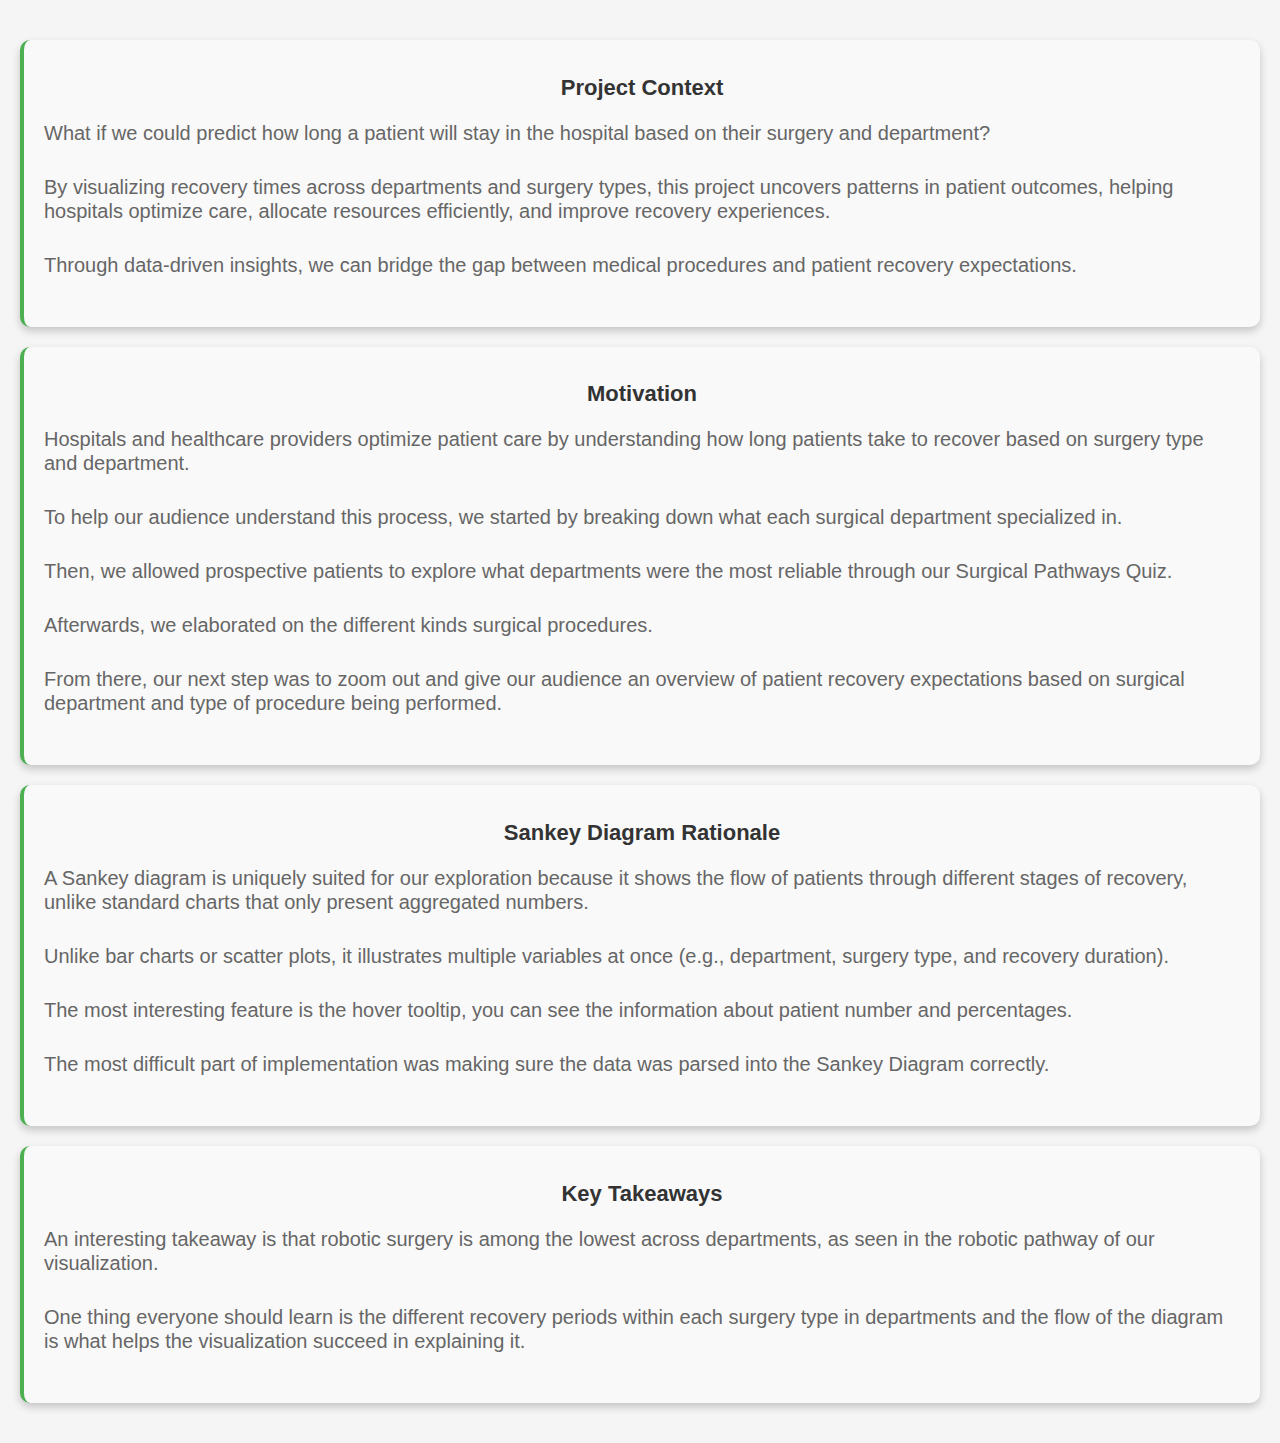
<file: writeup/index.html>
<!DOCTYPE html>
<html lang="en">
<head>
    <meta charset="UTF-8">
    <meta name="viewport" content="width=device-width, initial-scale=1.0">
    <title>Writeup</title>
    <link rel="stylesheet" href="../style.css">
    <script type="module" src="../global.js"></script>
</head>
<body>
    <div class="info-container">
        <h1>Project Context</h1>    
        <div class="description">
            <p>What if we could predict how long a patient will stay in the hospital based on their surgery and department? </p>
            <p>By visualizing recovery times across departments and surgery types, this project uncovers patterns in patient outcomes, helping hospitals optimize care, allocate resources efficiently, and improve recovery experiences.</p>
            <p>Through data-driven insights, we can bridge the gap between medical procedures and patient recovery expectations.</p>
        </div>
    </div>

    <div class="info-container">
        <h1>Motivation</h1>    
        <div class="description">
            <p>Hospitals and healthcare providers optimize patient care by understanding how long patients take to recover based on surgery type and department.</p>
            <p>To help our audience understand this process, we started by breaking down what each surgical department specialized in.</p>
            <p>Then, we allowed prospective patients to explore what departments were the most reliable through our Surgical Pathways Quiz.</p>
            <p>Afterwards, we elaborated on the different kinds surgical procedures.</p>
            <p>From there, our next step was to zoom out and give our audience an overview of patient recovery expectations based on surgical department and type of procedure being performed.</p>
        </div>
    </div>

    <div class="info-container">
        <h1>Sankey Diagram Rationale</h1>    
        <div class="description">
            <p>A Sankey diagram is uniquely suited for our exploration because it shows the flow of patients through different stages of recovery, unlike standard charts that only present aggregated numbers.</p>
            <p>Unlike bar charts or scatter plots, it illustrates multiple variables at once (e.g., department, surgery type, and recovery duration).</p>
            <p>The most interesting feature is the hover tooltip, you can see the information about patient number and percentages.</p>
            <p>The most difficult part of implementation was making sure the data was parsed into the Sankey Diagram correctly.</p>
        </div>
    </div>

    <div class="info-container">
        <h1>Key Takeaways</h1>    
        <div class="description">
            <p>An interesting takeaway is that robotic surgery is among the lowest across departments, as seen in the robotic pathway of our visualization.</p>
            <p>One thing everyone should learn is the different recovery periods within each surgery type in departments and the flow of the diagram is what helps the visualization succeed in explaining it.</p>
        </div>
    </div>
</body>
</html>
</file>
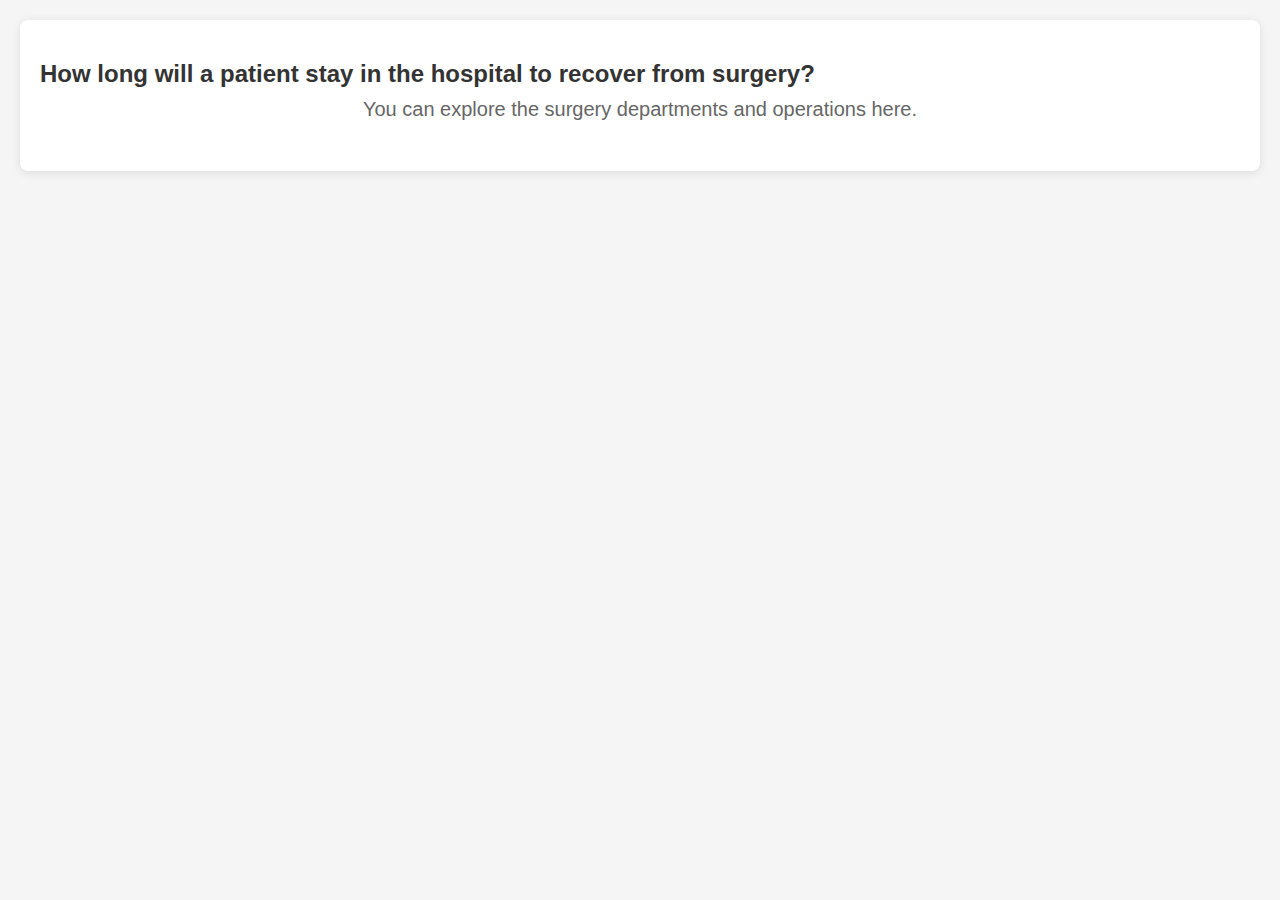
<file: department_vis.html>
<!DOCTYPE html>
<html lang="en">
<head>
    <meta charset="UTF-8">
    <meta name="viewport" content="width=device-width, initial-scale=1.0">
    <title>Test</title>
    <link rel="stylesheet" href="style.css">
    <script type="module" src="departments.js"></script>
    <link rel="icon" href="data:,">
</head>
<body>
    <div class="container" id="departments_vis">
        <h2>How long will a patient stay in the hospital to recover from surgery?</h2>
        <div class="description">
            You can explore the surgery departments and operations here.
        </div>
       
        
        <button id="backButton" style="display: none;">Back to Main Visualization</button>
        <div id="barchart"></div>
        <div id="legend"></div>
        <div id="tooltip"></div>
    </div>
    <script src="https://d3js.org/d3.v6.min.js"></script>
</body>
</html>
</file>
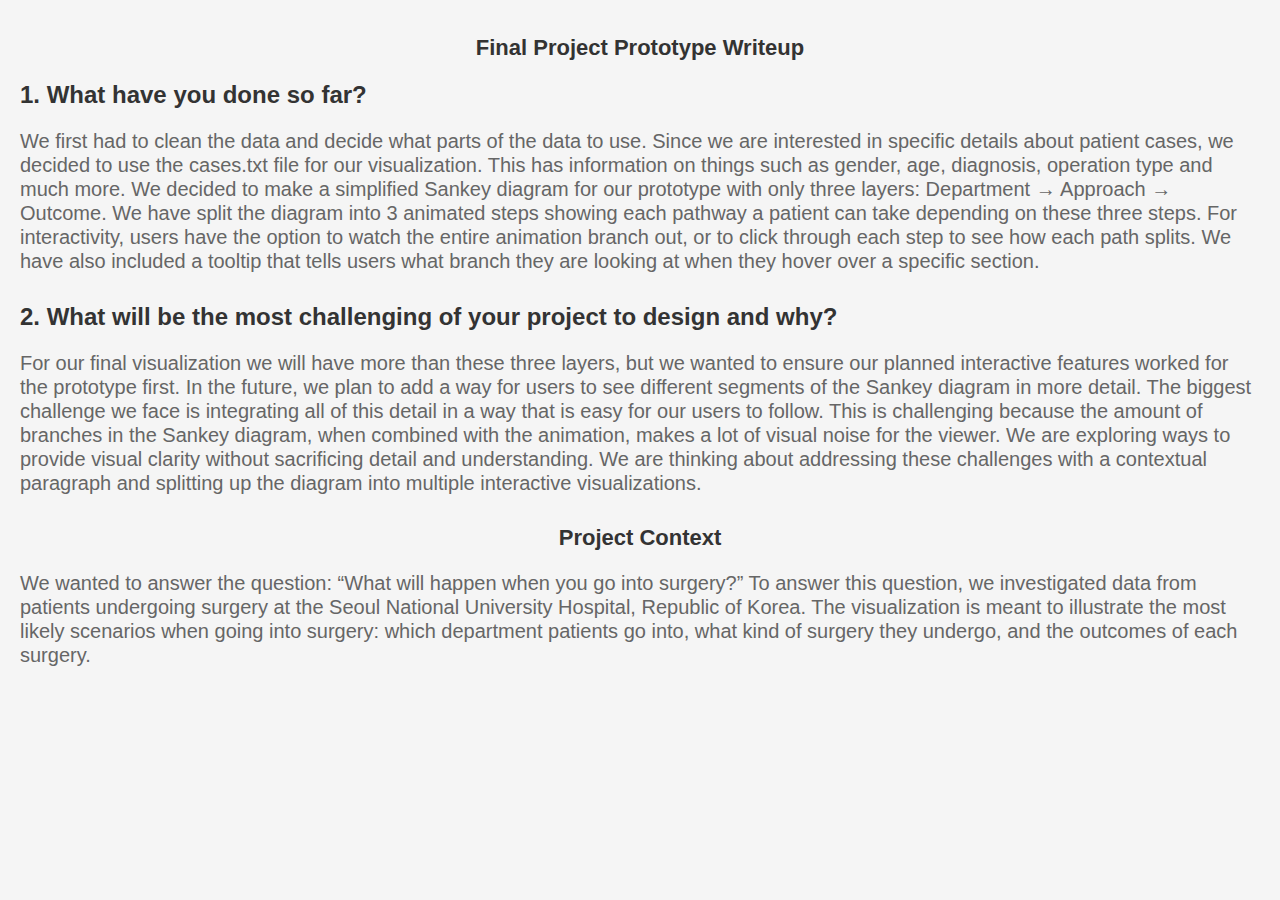
<file: writeup.html>
<!DOCTYPE html>
<html lang="en">
<head>
    <meta charset="UTF-8">
    <meta name="viewport" content="width=device-width, initial-scale=1.0">
    <title>Writeup</title>
    <link rel="stylesheet" href="style.css">
    <script type="module" src="global.js"></script>
</head>
<body>
    <h1>Final Project Prototype Writeup</h1>
    <h2>1. What have you done so far?</h2>
    <p>
        We first had to clean the data and decide what parts of the data to use. Since we are interested 
        in specific details about patient cases, we decided to use the cases.txt file for our visualization.
        This has information on things such as gender, age, diagnosis, operation type and much more. We 
        decided to make a simplified Sankey diagram for our prototype with only three layers: 
        Department → Approach → Outcome. We have split the diagram into 3 animated steps showing
        each pathway a patient can take depending on these three steps. For interactivity, users
        have the option to watch the entire animation branch out, or to click through each step 
        to see how each path splits. We have also included a tooltip that tells users what branch
        they are looking at when they hover over a specific section.   
    </p>

    <h2>2. What will be the most challenging of your project to design and why?</h2>
    <p>
        For our final visualization we will have more than these three layers, but we wanted to ensure
        our planned interactive features worked for the prototype first. In the future, we plan to add
        a way for users to see different segments of the Sankey diagram in more detail. The biggest 
        challenge we face is integrating all of this detail in a way that is easy for our users to follow.
        This is challenging because the amount of branches in the Sankey diagram, when combined with the
        animation, makes a lot of visual noise for the viewer. We are exploring ways to provide visual
        clarity without sacrificing detail and understanding. We are thinking about addressing these
        challenges with a contextual paragraph and splitting up the diagram into multiple interactive
        visualizations. 
    </p>

    <h1>Project Context</h1>
    
    
    <p>We wanted to answer the question: “What will happen when you go into surgery?” To answer this question, we investigated data from patients undergoing surgery at the Seoul National University Hospital, Republic of Korea. 
        The visualization is meant to illustrate the most likely scenarios when going into surgery: which department patients go into, what kind of surgery they undergo, 
        and the outcomes of each surgery. 
    </p>




</body>
</html>
</file>
<file: style.css>
body {
    font-family: Arial, sans-serif;
    margin: 0;
    padding: 20px;
    background-color: #f5f5f5;
}

/* Navigation */
nav {
    display: flex;
    margin-bottom: 2em;
    border-bottom-width: 1px;
    border-bottom-style: solid;
    --border-color: oklch(50% 10% 200 / 40%);
    border-bottom-color: var(--border-color);
    --color-accent: #4CAF50;
}
nav a {
    flex: 1;
    text-decoration: none;
    color: inherit;
    text-align: center;
    padding: 0.5em;
}
nav a.current {
    border-bottom-width: 4px;
    border-bottom-color: var(--border-color);
    font-weight: bold;
    padding-bottom: 1px;
    border-bottom-style: solid;
}

a:hover {
    border-bottom-width: 4px;
    border-bottom-color: var(--color-accent);
    font-weight: bold;
    padding-bottom: 1px;
    border-bottom-style: solid;
    background-color: oklch(from var(--color-accent) 95% 5% h);
    /* color-mix worked weird with my accent color (green), so i chose to define the colors separately */
    /* background-color: color-mix(in oklch, var(--color-accent) 70%, black 30%); */
    background-color: light-dark(oklch(from var(--color-accent) 95% 5% h), oklch(from var(--color-accent)  20% 80% h));
    transition: 300ms;
}
/* End of navigation */

/* Styling the info boxes */
.header-container, .info-container {
    max-width: auto;
    margin: 20px auto;
    padding: 20px;
    background-color: #f9f9f9;
    box-shadow: 0 4px 8px rgba(0, 0, 0, 0.2);
    border-radius: 10px;
    border-left: 4px solid #4CAF50;
}

h1 {
    color: #2c3e50;
    font-size:22px;
}

p {
    color: #555;
    line-height: 1.2;
    font-size: 20px;
}

.highlight {
    font-weight: bold;
    font-style: italic;
    color: #e74c3c;
    padding-left: 1em;
    text-align: left;
}
/* End of header styling */

/* Styling for the surgical department desc, Sankey textbox */
.surgery-departments-container {
    max-width: auto;
    margin: 20px auto;
    padding: 20px;
    background-color: #f9f9f9;
    border-left: 4px solid #4CAF50;
    box-shadow: 0 4px 8px rgba(0, 0, 0, 0.2);
    border-radius: 10px;
    font-size: 20px;
}

.surgery-departments-container h2 {
    font-weight: bold;
    cursor: pointer;
    display: flex;
    align-items: center;
    font-size: 20px;
}

.info-container h2 {
    font-weight: bold;
    cursor: pointer;
    display: flex;
    align-items: center;
    font-size: 20px;
}

.toggle-indicator {
    margin-right: 10px;
    transition: transform 0.2s ease-in-out;
}

.surgery-departments-container h2.active .toggle-indicator {
    transform: rotate(90deg);
}

.content {
    display: none;
}

.emphasis {
    line-height: 1.6;
    font-weight: bold;
    padding-left: 1em;
    text-align: left;
    color: #000080;
    padding-left: 1em;
    text-align: left;
    font-style: italic;
}

.detail {
    padding-left: 2em;
    text-align: left;
}
/* End of info textbox */

/* Styling for the images */
.image-container-surgery-types, .image-container-departments {
    display: flex;
    justify-content: center;
    gap: 10px;
    margin-bottom: 20px;
    background-color: white;
    max-width: auto;
    flex-wrap: wrap;
    z-index: 0;
}

.image-wrapper {
    position: relative;
    display: flex;
    flex: 1 1 calc(25% - 20px); 
    /* max-width: 15%; */
    z-index: 1;
}

.image-container-departments .image-wrapper {
    max-width: 15%;
}

.image-container-surgery-types .image-wrapper {
    max-width: 25%;
}

.image-wrapper img {
    width: 100%;
    height: auto;
    object-fit: cover;
    border-radius: 8px;
    transition: filter 0.3s ease-in-out;
    filter: grayscale(100%);
    pointer-events: auto;
}

.image-wrapper:hover img {
    filter: grayscale(0%);
}

.image-wrapper:hover::after {
    content: attr(data-tooltip);
    position: absolute;
    bottom: 10px;
    left: 50%;
    transform: translateX(-50%);
    background-color: rgba(0, 0, 0, 0.7);
    color: white;
    padding: 8px;
    border-radius: 5px;
    opacity: 1;
    visibility: visible;
    white-space: nowrap;
    transition: opacity 0.2s ease-in, visibility 0s linear 0s;
    max-width: 1000px; 
    word-wrap: break-word;
    font-size: 18px;
}
/*End of image styling */

.container {
    max-width: auto;
    margin: 0 auto;
    background-color: white;
    border-radius: 8px;
    box-shadow: 0 2px 10px rgba(0, 0, 0, 0.1);
    padding: 20px;
    margin-bottom: 20px;
}

h1 {
    color: #333;
    text-align: center;
    margin-bottom: 10px;
    font-weight: bold;
}

h2 {
    color: #333;
    text-align: left;
    margin-bottom: 10px;
}

p {
    color: #666;
    text-align: left;
    margin-bottom: 30px;
    margin-left: auto;
    margin-right: auto;
}

.description {
    color: #666;
    text-align: center;
    margin-bottom: 30px;
    max-width: auto;
    margin-left: auto;
    margin-right: auto;
    font-size: 20px;
}

#chart {
    display: block;
    width: 100%;
    height: auto; /* grows with content */
    overflow: hidden;
    margin-bottom: 20px;
}

.link {
    fill: none;
    stroke-opacity: 0.4;
    transition: stroke-opacity 0.3s, stroke-dasharray 0.3s;
}

.link:hover {
    stroke-opacity: 0.7;
}

/* Styles for input and output links */
.link.input {
    stroke-opacity: 0.8;
}

.link.output {
    stroke-opacity: 0.5;
    stroke-dasharray: 5,5;
}

.node rect {
    cursor: pointer;
    fill-opacity: 0.9;
    shape-rendering: crispEdges;
    transition: fill-opacity 0.3s;
}

.node rect:hover {
    fill-opacity: 1;
}

.node text {
    pointer-events: none;
    font-size: 12px;
    fill: #333;
}

.tooltip {
    position: absolute;
    padding: 10px;
    background-color: white;
    border: 1px solid #ddd;
    border-radius: 4px;
    pointer-events: none;
    font-size: 14px;
    box-shadow: 0 2px 10px rgba(0, 0, 0, 0.1);
    z-index: 10;
    max-width: 300px;
}

.controls {
    display: flex;
    justify-content: center;
    margin-bottom: 20px;
}

button {
    background-color: #4CAF50;
    border: none;
    color: white;
    padding: 10px 15px;
    text-align: center;
    text-decoration: none;
    display: inline-block;
    font-size: 14px;
    margin: 0 5px;
    cursor: pointer;
    border-radius: 4px;
    transition: background-color 0.3s;
}

button:hover {
    background-color: #3e8e41;
}

button:disabled {
    background-color: #cccccc;
    cursor: not-allowed;
}

.legend {
    display: flex;
    flex-wrap: wrap;
    justify-content: center;
    /* margin-top: 20px; */
}

.legend-item {
    display: flex;
    align-items: center;
    margin: 5px 10px;
}

.legend-color {
    width: 20px;
    height: 20px;
    margin-right: 8px;
    border-radius: 3px;
}

.legend-line {
    width: 30px;
    height: 3px;
    margin-right: 8px;
    /* margin-top: 8px; */
}

.legend-line.input {
    opacity: 0.8;
}

.legend-line.output {
    opacity: 0.5;
    border-top: 3px dashed #666;
    height: 0;
}

.pathway-legend {
    margin-top: 15px;
    padding-top: 10px;
    border-top: 1px solid #eee;
}

.flex-container {
    display: flex;
    justify-content: space-between;
    align-items: stretch;
    gap: 20px;
}
  
.legend-container {
    flex: 1;
    align-self: flex-start; /* Ensure it starts at the top */
    min-height: 100px; /* Give it some minimum height */  
}  

.info-box {
    flex: 1;
    background-color: #f9f9f9;
    border-left: 4px solid #4CAF50;
    padding: 15px;
    /* margin-top: 20px; */
    font-size: 16px;
    line-height: 1.5;
    align-self: flex-start;
}

.story-container {
    font-size: 16px;
    font-weight: 400;
    color: #333;
    padding: 16px 24px;
    background-color: #4caf4f1f;
    border: 1px solid #4CAF50;
    border-radius: 4px;
    margin: 20px 0;
    max-width: 100%;
    margin-left: 40px;
    margin-right: 40px;
}  

.step-indicator {
    display: flex;
    justify-content: center;
    margin-bottom: 20px;
    margin-top: 20px;
}

.step, .sankey-step {
    width: 30px;
    height: 30px;
    border-radius: 50%;
    background-color: #ddd;
    display: flex;
    align-items: center;
    justify-content: center;
    margin: 0 15px;
    position: relative;
}

.step.active, .sankey-step.active {
    background-color: #4CAF50;
    color: white;
}

.step-line {
    height: 3px;
    background-color: #ddd;
    width: 60px;
    position: absolute;
    top: 15px;
    left: 30px;
    z-index: -1;
}

.step:last-child .step-line,
.sankey-step:last-child .step-line {
    display: none;
}

.loading {
    display: flex;
    justify-content: center;
    align-items: center;
    height: 200px;
    font-size: 18px;
    color: #666;
}
</file>
